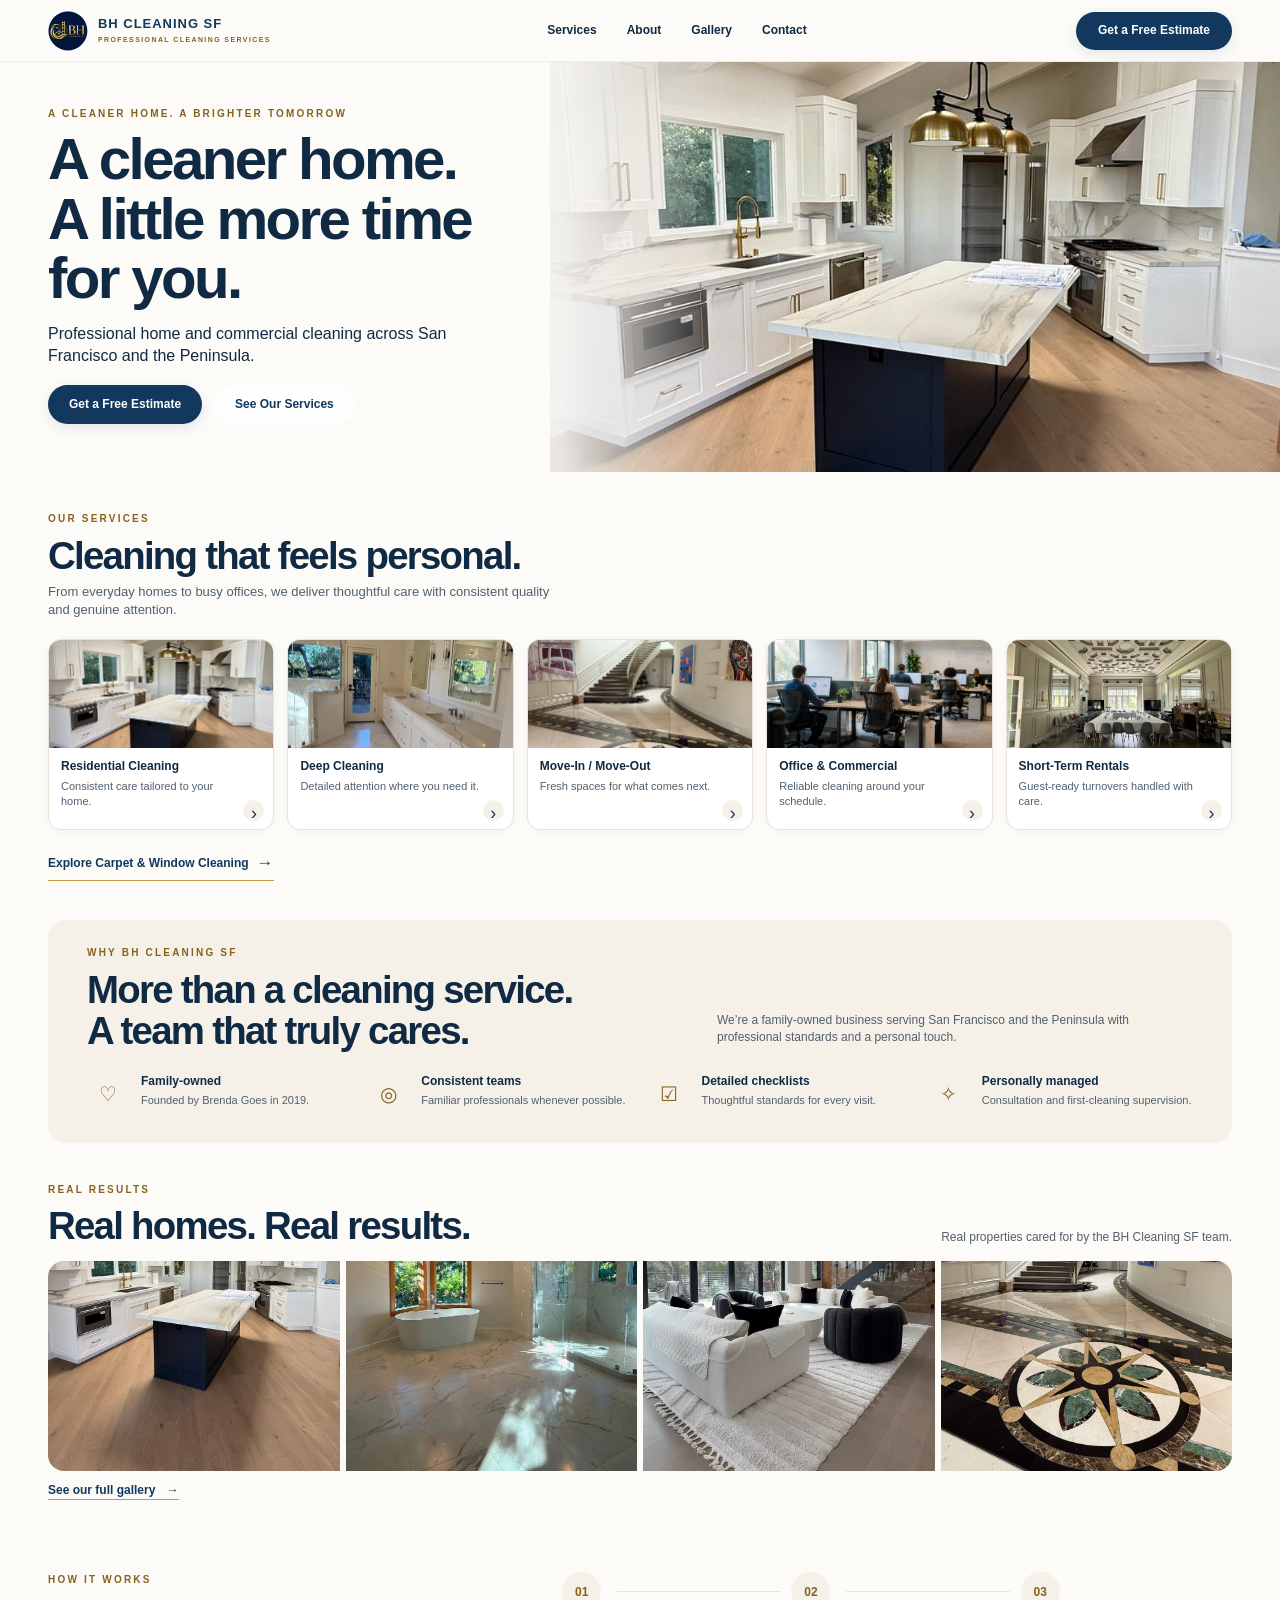
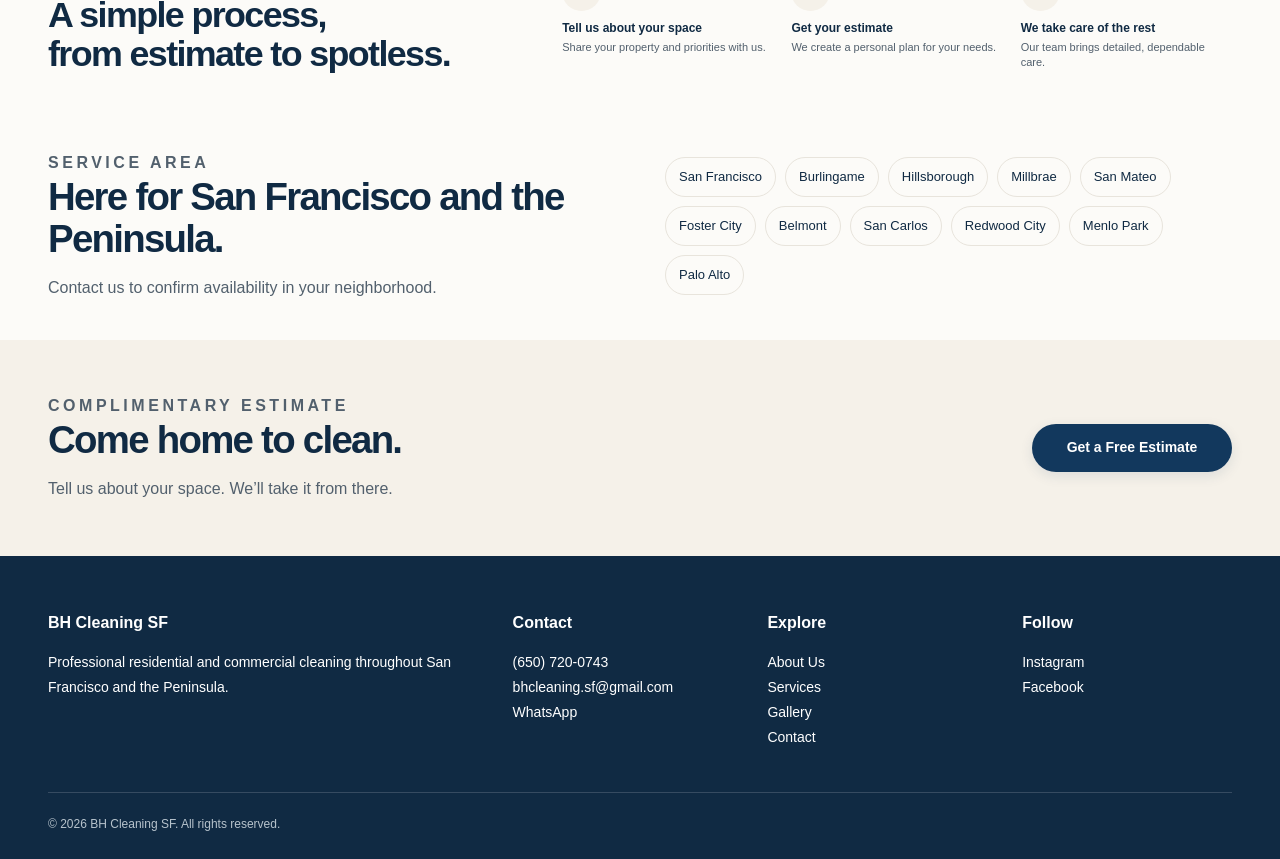
<file: index.html>
<!doctype html><html lang="en"><head><meta charset="utf-8"><meta name="viewport" content="width=device-width,initial-scale=1"><title>BH Cleaning SF | Professional Cleaning Services</title><meta name="description" content="Family-owned home and commercial cleaning across San Francisco and the Peninsula."><link rel="icon" href="assets/logo.png"><link rel="stylesheet" href="homepage.css"></head><body>
<header class="header"><div class="wrap header-inner"><a class="brand" href="index.html" aria-label="BH Cleaning SF home"><img src="assets/logo.png" alt="BH Cleaning SF official logo"><span>BH CLEANING SF<small>PROFESSIONAL CLEANING SERVICES</small></span></a><nav aria-label="Main navigation"><a href="https://www.bhcleaningsf.com/services.html">Services</a><a href="https://www.bhcleaningsf.com/about.html">About</a><a href="https://www.bhcleaningsf.com/gallery.html">Gallery</a><a href="https://www.bhcleaningsf.com/contact.html">Contact</a></nav><details class="mobile-menu"><summary aria-label="Open navigation menu">Menu</summary><div><a href="https://www.bhcleaningsf.com/services.html">Services</a><a href="https://www.bhcleaningsf.com/about.html">About</a><a href="https://www.bhcleaningsf.com/gallery.html">Gallery</a><a href="https://www.bhcleaningsf.com/contact.html">Contact</a></div></details><a class="button primary header-cta" href="https://www.bhcleaningsf.com/contact.html">Get a Free Estimate</a></div></header>
<main>
<section class="hero"><img class="hero-image" src="assets/hero-living-room.png" alt="Real kitchen cared for by BH Cleaning SF"><div class="hero-shade"></div><div class="wrap hero-content"><p class="eyebrow">A CLEANER HOME. A BRIGHTER TOMORROW</p><h1>A cleaner home.<br>A little more time<br>for you.</h1><p class="hero-description">Professional home and commercial cleaning across San Francisco and the Peninsula.</p><div class="hero-actions"><a class="button primary" href="https://www.bhcleaningsf.com/contact.html">Get a Free Estimate</a><a class="button secondary" href="#services">See Our Services</a></div></div></section>
<section class="services section" id="services"><div class="wrap"><p class="eyebrow">OUR SERVICES</p><h2>Cleaning that feels personal.</h2><p class="intro">From everyday homes to busy offices, we deliver thoughtful care with consistent quality and genuine attention.</p><div class="service-grid">
<a class="service-card" href="https://www.bhcleaningsf.com/services.html"><img src="assets/hero-living-room.png" alt="Real BH Cleaning SF kitchen" loading="lazy"><div><h3>Residential Cleaning</h3><p>Consistent care tailored to your home.</p></div></a>
<a class="service-card" href="https://www.bhcleaningsf.com/services.html"><img src="assets/kitchen.png" alt="Real bathroom vanity cared for by BH Cleaning SF" loading="lazy"><div><h3>Deep Cleaning</h3><p>Detailed attention where you need it.</p></div></a>
<a class="service-card" href="https://www.bhcleaningsf.com/services.html"><img src="assets/bathroom.png" alt="Real entry hall cared for by BH Cleaning SF" loading="lazy"><div><h3>Move-In / Move-Out</h3><p>Fresh spaces for what comes next.</p></div></a>
<a class="service-card text-card" href="https://www.bhcleaningsf.com/services.html"><img src="assets/office-commercial.jpg" alt="Office and commercial cleaning" loading="lazy"><div><h3>Office & Commercial</h3><p>Reliable cleaning around your schedule.</p></div></a>
<a class="service-card" href="https://www.bhcleaningsf.com/services.html"><img src="assets/staircase.png" alt="Real property cared for by BH Cleaning SF" loading="lazy"><div><h3>Short-Term Rentals</h3><p>Guest-ready turnovers handled with care.</p></div></a>
</div><p class="specialty"><a href="https://www.bhcleaningsf.com/services.html">Explore Carpet &amp; Window Cleaning <span aria-hidden="true">→</span></a></p></div></section>
<section class="why section"><div class="wrap why-panel"><div class="why-top"><div><p class="eyebrow">WHY BH CLEANING SF</p><h2>More than a cleaning service.<br>A team that truly cares.</h2></div><p>We’re a family-owned business serving San Francisco and the Peninsula with professional standards and a personal touch.</p></div><div class="why-grid"><div class="why-item"><span class="circle" aria-hidden="true">♡</span><div><h3>Family-owned</h3><p>Founded by Brenda Goes in 2019.</p></div></div><div class="why-item"><span class="circle" aria-hidden="true">◎</span><div><h3>Consistent teams</h3><p>Familiar professionals whenever possible.</p></div></div><div class="why-item"><span class="circle" aria-hidden="true">☑</span><div><h3>Detailed checklists</h3><p>Thoughtful standards for every visit.</p></div></div><div class="why-item"><span class="circle" aria-hidden="true">✧</span><div><h3>Personally managed</h3><p>Consultation and first-cleaning supervision.</p></div></div></div></div></section>
<section class="results section"><div class="wrap"><div class="section-head"><div><p class="eyebrow">REAL RESULTS</p><h2>Real homes. Real results.</h2></div><p>Real properties cared for by the BH Cleaning SF team.</p></div><div class="results-gallery"><img class="feature" src="assets/hero-living-room.png" alt="Complete kitchen cared for by the BH Cleaning SF team" loading="lazy"><img src="assets/bathroom-2.png" alt="Complete bathroom cared for by the BH Cleaning SF team" loading="lazy"><img src="assets/living-room-2.png" alt="Living room cared for by the BH Cleaning SF team" loading="lazy"><img src="assets/bathroom.png" alt="Complete entry hall cared for by the BH Cleaning SF team" loading="lazy"></div><a class="inline-link" href="https://www.bhcleaningsf.com/gallery.html">See our full gallery <span aria-hidden="true">→</span></a></div></section>
<section class="process section"><div class="wrap process-grid"><div><p class="eyebrow">HOW IT WORKS</p><h2>A simple process,<br>from estimate to spotless.</h2></div><div class="steps"><div class="step"><span class="step-number">01</span><h3>Tell us about your space</h3><p>Share your property and priorities with us.</p></div><div class="step"><span class="step-number">02</span><h3>Get your estimate</h3><p>We create a personal plan for your needs.</p></div><div class="step"><span class="step-number">03</span><h3>We take care of the rest</h3><p>Our team brings detailed, dependable care.</p></div></div></div></section>

<section class="area section"><div class="wrap area-grid"><div><p class="eyebrow">SERVICE AREA</p><h2>Here for San Francisco and the Peninsula.</h2><p>Contact us to confirm availability in your neighborhood.</p></div><div class="area-list"><span>San Francisco</span><span>Burlingame</span><span>Hillsborough</span><span>Millbrae</span><span>San Mateo</span><span>Foster City</span><span>Belmont</span><span>San Carlos</span><span>Redwood City</span><span>Menlo Park</span><span>Palo Alto</span></div></div></section>
<section class="closing"><div class="wrap closing-grid"><div><p class="eyebrow">COMPLIMENTARY ESTIMATE</p><h2>Come home to clean.</h2><p>Tell us about your space. We’ll take it from there.</p></div><a class="button primary" href="https://www.bhcleaningsf.com/contact.html">Get a Free Estimate</a></div></section>
</main><footer><div class="wrap footer-grid"><div><strong>BH Cleaning SF</strong><p>Professional residential and commercial cleaning throughout San Francisco and the Peninsula.</p></div><div><strong>Contact</strong><p><a href="tel:+16507200743">(650) 720-0743</a><br><a href="mailto:bhcleaning.sf@gmail.com">bhcleaning.sf@gmail.com</a><br><a href="https://wa.me/16507200743">WhatsApp</a></p></div><div><strong>Explore</strong><p><a href="https://www.bhcleaningsf.com/about.html">About Us</a><br><a href="https://www.bhcleaningsf.com/services.html">Services</a><br><a href="https://www.bhcleaningsf.com/gallery.html">Gallery</a><br><a href="https://www.bhcleaningsf.com/contact.html">Contact</a></p></div><div><strong>Follow</strong><p><a href="https://instagram.com/bhcleaningsf">Instagram</a><br><a href="https://facebook.com/bhcleaningsf">Facebook</a></p></div></div><div class="wrap copyright">© 2026 BH Cleaning SF. All rights reserved.</div></footer>
<div class="mobile-actions"><a href="tel:+16507200743">Call</a><a href="https://wa.me/16507200743">WhatsApp</a><a href="https://www.bhcleaningsf.com/contact.html">Get a Free Estimate</a></div>
</body></html>
</file>
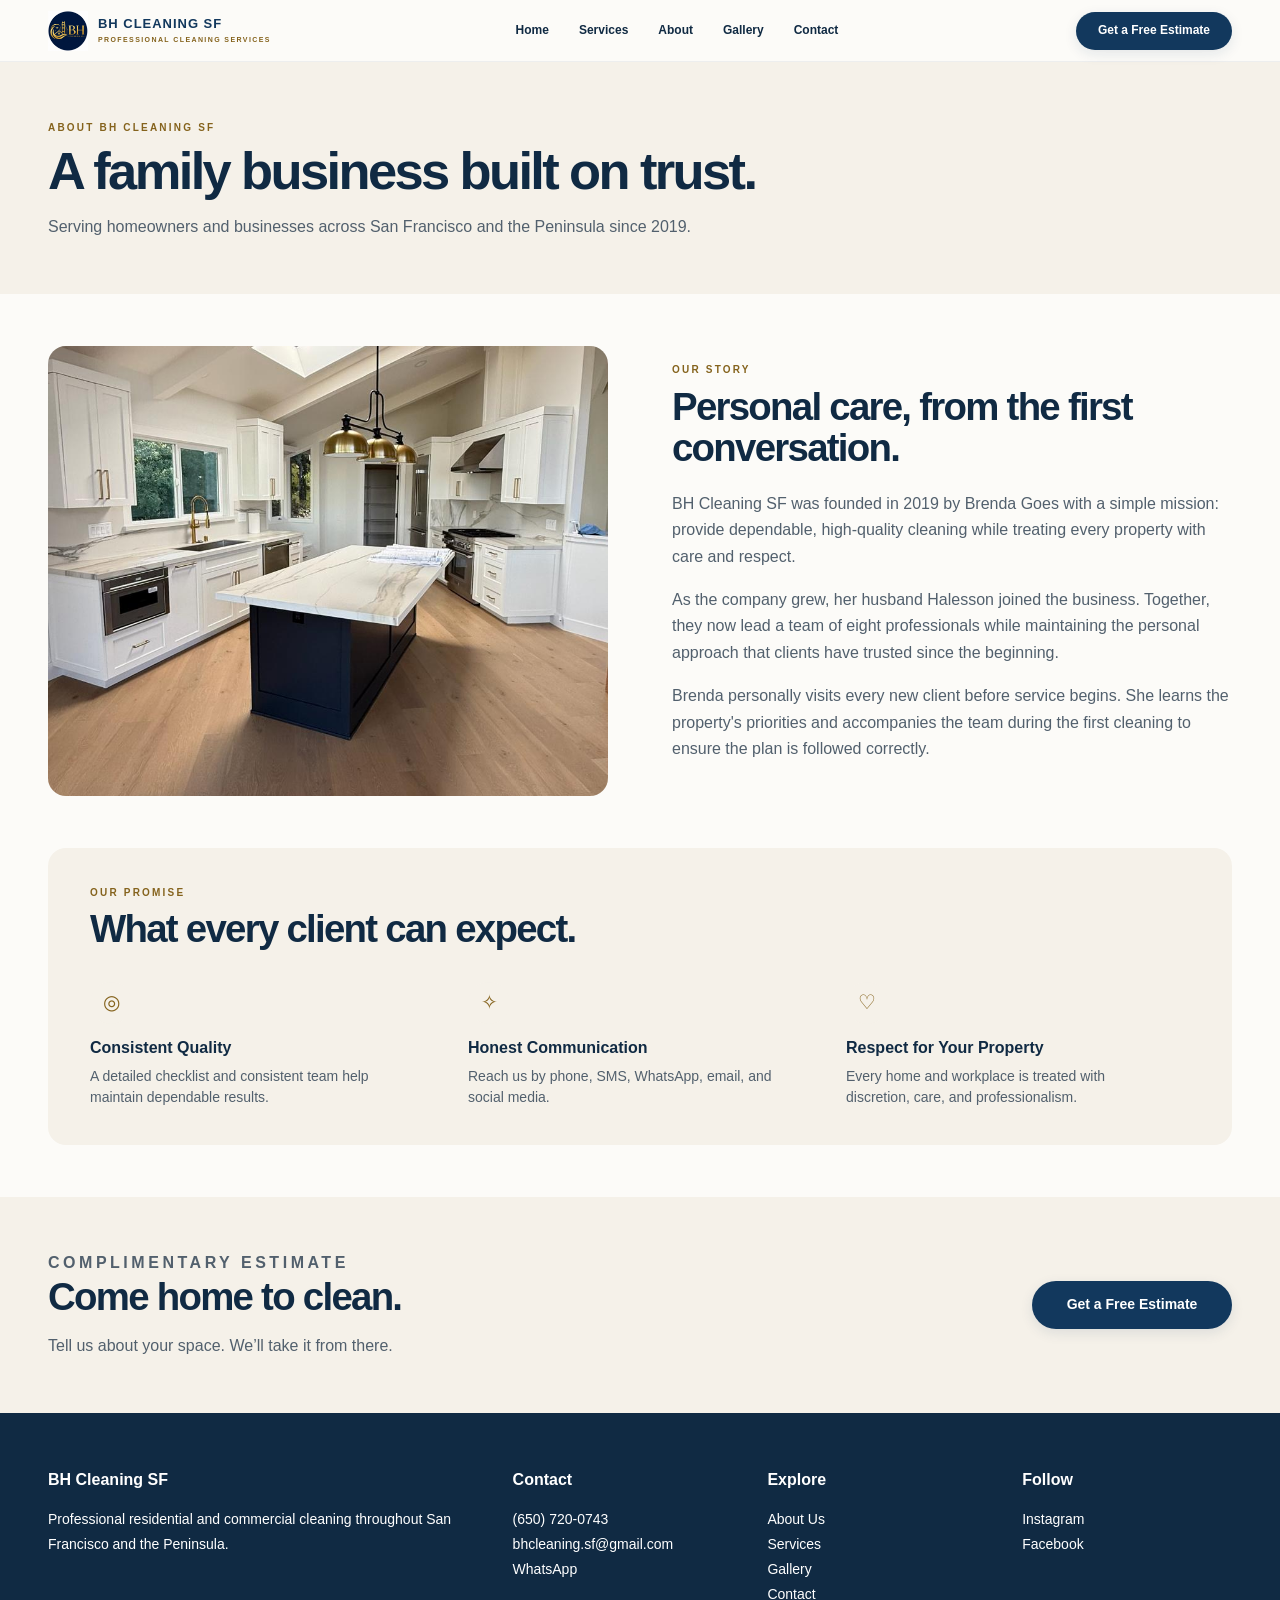
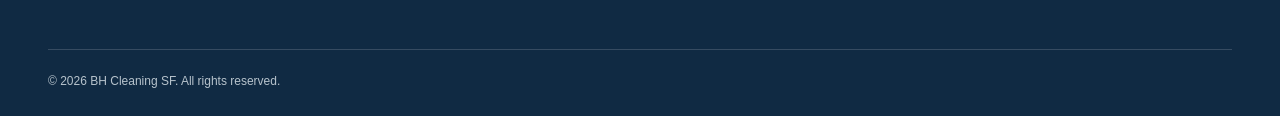
<file: about.html>
<!doctype html><html lang="en"><head><meta charset="utf-8"><meta name="viewport" content="width=device-width,initial-scale=1"><title>About Us | BH Cleaning SF</title><meta name="description" content="Learn about BH Cleaning SF, a family-owned cleaning company founded by Brenda Goes in 2019."><link rel="icon" href="assets/logo.png"><link rel="stylesheet" href="styles.css"></head><body>
<header class="header"><div class="wrap header-inner">
<a class="brand" href="index.html" aria-label="BH Cleaning SF home"><img src="assets/logo.png" alt="BH Cleaning SF official logo"><span>BH CLEANING SF<small>PROFESSIONAL CLEANING SERVICES</small></span></a>
<nav aria-label="Main navigation"><a href="index.html">Home</a><a href="services.html">Services</a><a href="about.html">About</a><a href="gallery.html">Gallery</a><a href="contact.html">Contact</a></nav>
<details class="mobile-menu"><summary aria-label="Open navigation menu">Menu</summary><div><a href="index.html">Home</a><a href="services.html">Services</a><a href="about.html">About</a><a href="gallery.html">Gallery</a><a href="contact.html">Contact</a></div></details>
<a class="button primary header-cta" href="contact.html">Get a Free Estimate</a></div></header>
<main><section class="page-hero"><div class="wrap"><p class="eyebrow">ABOUT BH CLEANING SF</p><h1>A family business built on trust.</h1><p>Serving homeowners and businesses across San Francisco and the Peninsula since 2019.</p></div></section><section class="section"><div class="wrap story-grid"><div class="story-image"><img src="assets/hero-living-room.png" alt="Complete kitchen cared for by BH Cleaning SF" loading="lazy"></div><div class="story-copy"><p class="eyebrow">OUR STORY</p><h2>Personal care, from the first conversation.</h2><p>BH Cleaning SF was founded in 2019 by Brenda Goes with a simple mission: provide dependable, high-quality cleaning while treating every property with care and respect.</p><p>As the company grew, her husband Halesson joined the business. Together, they now lead a team of eight professionals while maintaining the personal approach that clients have trusted since the beginning.</p><p>Brenda personally visits every new client before service begins. She learns the property's priorities and accompanies the team during the first cleaning to ensure the plan is followed correctly.</p></div></div></section>
<section class="section promise"><div class="wrap promise-panel"><p class="eyebrow">OUR PROMISE</p><h2>What every client can expect.</h2><div class="promise-grid"><div><span class="circle" aria-hidden="true">◎</span><h3>Consistent Quality</h3><p>A detailed checklist and consistent team help maintain dependable results.</p></div><div><span class="circle" aria-hidden="true">✧</span><h3>Honest Communication</h3><p>Reach us by phone, SMS, WhatsApp, email, and social media.</p></div><div><span class="circle" aria-hidden="true">♡</span><h3>Respect for Your Property</h3><p>Every home and workplace is treated with discretion, care, and professionalism.</p></div></div></div></section><section class="closing"><div class="wrap closing-grid"><div><p class="eyebrow">COMPLIMENTARY ESTIMATE</p><h2>Come home to clean.</h2><p>Tell us about your space. We’ll take it from there.</p></div><a class="button primary" href="contact.html">Get a Free Estimate</a></div></section></main>
<footer><div class="wrap footer-grid"><div><strong>BH Cleaning SF</strong><p>Professional residential and commercial cleaning throughout San Francisco and the Peninsula.</p></div><div><strong>Contact</strong><p><a href="tel:+16507200743">(650) 720-0743</a><br><a href="mailto:bhcleaning.sf@gmail.com">bhcleaning.sf@gmail.com</a><br><a href="https://wa.me/16507200743">WhatsApp</a></p></div><div><strong>Explore</strong><p><a href="about.html">About Us</a><br><a href="services.html">Services</a><br><a href="gallery.html">Gallery</a><br><a href="contact.html">Contact</a></p></div><div><strong>Follow</strong><p><a href="https://instagram.com/bhcleaningsf" target="_blank" rel="noopener">Instagram</a><br><a href="https://facebook.com/bhcleaningsf" target="_blank" rel="noopener">Facebook</a></p></div></div><div class="wrap copyright">© 2026 BH Cleaning SF. All rights reserved.</div></footer>
<div class="mobile-actions"><a href="tel:+16507200743">Call</a><a href="https://wa.me/16507200743">WhatsApp</a><a href="contact.html">Get a Free Estimate</a></div>
<script src="script.js"></script></body></html>
</file>
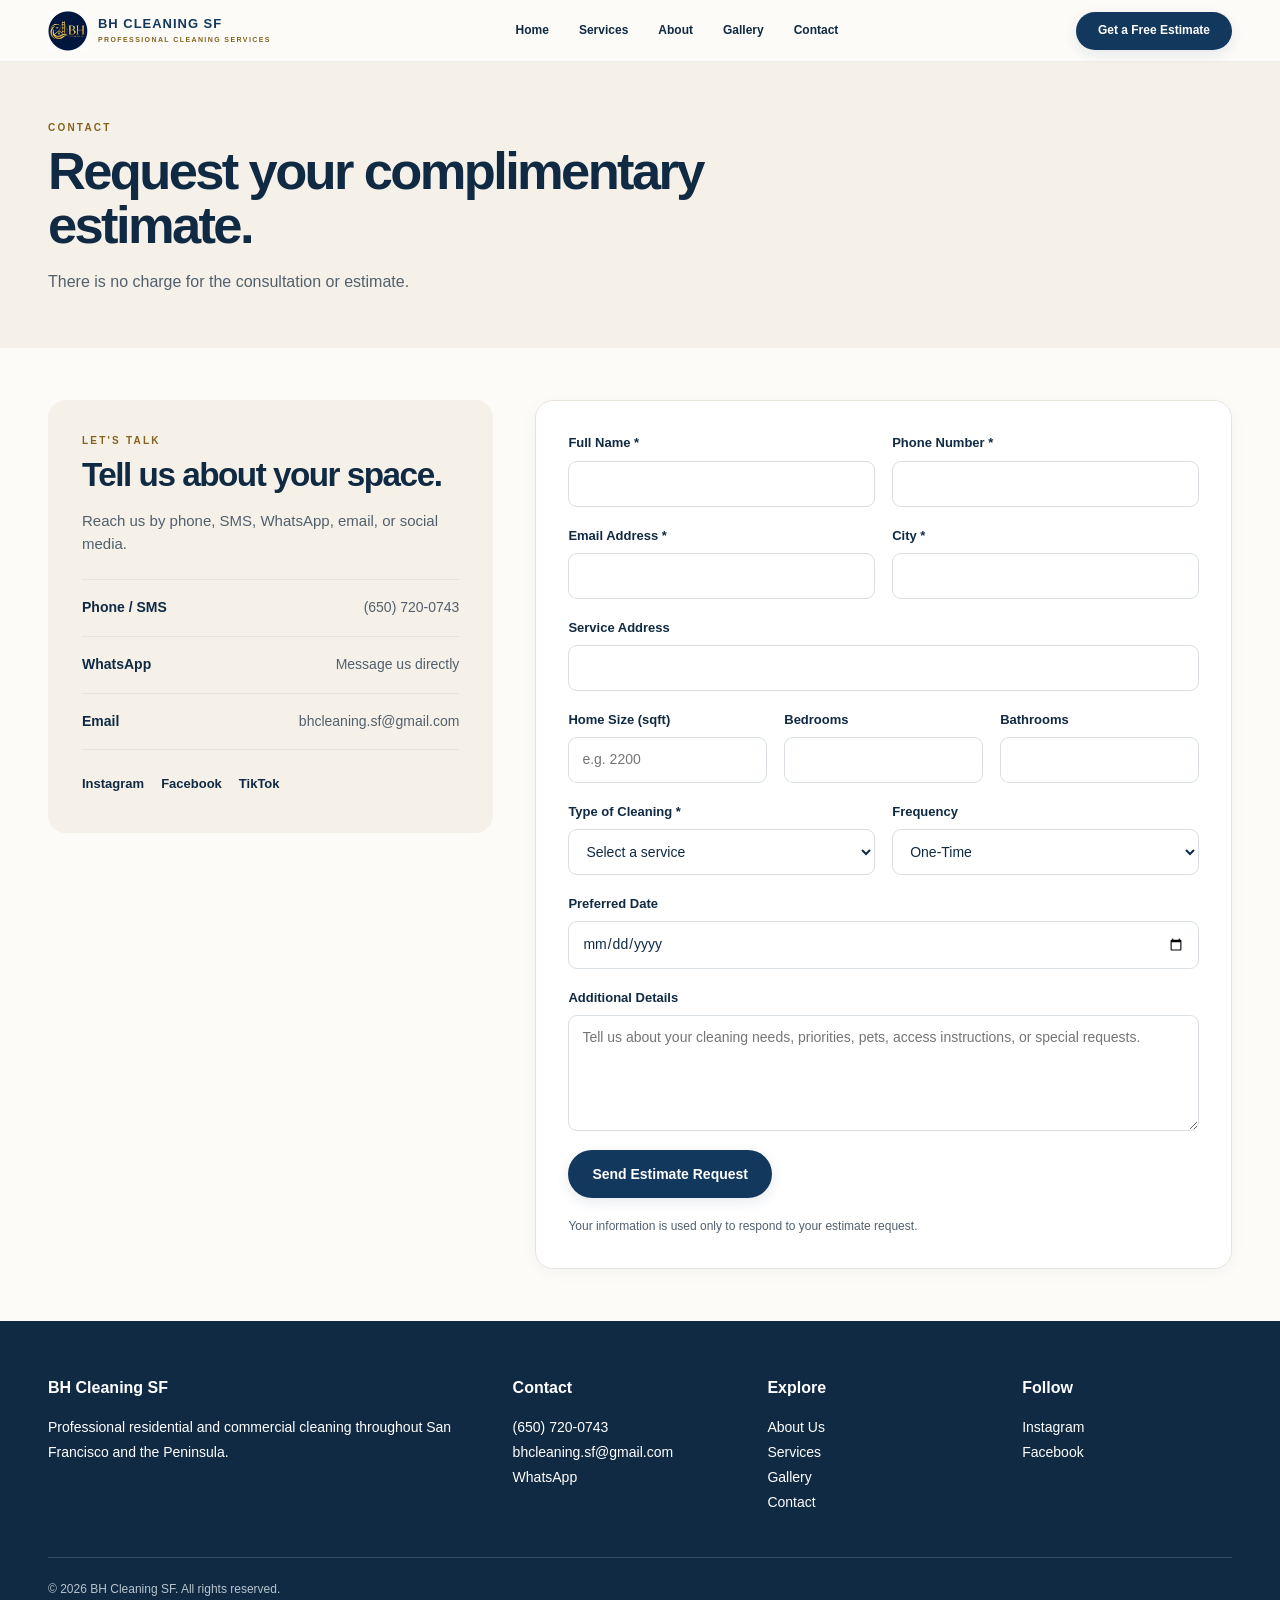
<file: contact.html>
<!doctype html><html lang="en"><head><meta charset="utf-8"><meta name="viewport" content="width=device-width,initial-scale=1"><title>Contact | BH Cleaning SF</title><meta name="description" content="Request a complimentary cleaning estimate from BH Cleaning SF."><link rel="icon" href="assets/logo.png"><link rel="stylesheet" href="styles.css"></head><body>
<header class="header"><div class="wrap header-inner">
<a class="brand" href="index.html" aria-label="BH Cleaning SF home"><img src="assets/logo.png" alt="BH Cleaning SF official logo"><span>BH CLEANING SF<small>PROFESSIONAL CLEANING SERVICES</small></span></a>
<nav aria-label="Main navigation"><a href="index.html">Home</a><a href="services.html">Services</a><a href="about.html">About</a><a href="gallery.html">Gallery</a><a href="contact.html">Contact</a></nav>
<details class="mobile-menu"><summary aria-label="Open navigation menu">Menu</summary><div><a href="index.html">Home</a><a href="services.html">Services</a><a href="about.html">About</a><a href="gallery.html">Gallery</a><a href="contact.html">Contact</a></div></details>
<a class="button primary header-cta" href="contact.html">Get a Free Estimate</a></div></header>
<main><section class="page-hero"><div class="wrap"><p class="eyebrow">CONTACT</p><h1>Request your complimentary estimate.</h1><p>There is no charge for the consultation or estimate.</p></div></section><section class="section"><div class="wrap contact-grid"><aside class="contact-card"><p class="eyebrow">LET'S TALK</p><h2>Tell us about your space.</h2><p>Reach us by phone, SMS, WhatsApp, email, or social media.</p><div class="contact-list">
<a href="tel:+16507200743"><strong>Phone / SMS</strong><span>(650) 720-0743</span></a>
<a href="https://wa.me/16507200743"><strong>WhatsApp</strong><span>Message us directly</span></a>
<a href="mailto:bhcleaning.sf@gmail.com"><strong>Email</strong><span>bhcleaning.sf@gmail.com</span></a></div>
<div class="social-buttons"><a href="https://instagram.com/bhcleaningsf" target="_blank" rel="noopener">Instagram</a><a href="https://facebook.com/bhcleaningsf" target="_blank" rel="noopener">Facebook</a><a href="https://tiktok.com/@bhcleaningsf" target="_blank" rel="noopener">TikTok</a></div></aside>
<div class="form-column"><form id="quote-form" novalidate>
  <div class="form-row">
    <div>
      <label for="name">Full Name *</label>
      <input id="name" name="name" autocomplete="name" required>
    </div>
    <div>
      <label for="phone">Phone Number *</label>
      <input id="phone" name="phone" type="tel" autocomplete="tel" required>
    </div>
  </div>

  <div class="form-row">
    <div>
      <label for="email">Email Address *</label>
      <input id="email" name="email" type="email" autocomplete="email" required>
    </div>
    <div>
      <label for="city">City *</label>
      <input id="city" name="city" autocomplete="address-level2" required>
    </div>
  </div>

  <div>
    <label for="address">Service Address</label>
    <input id="address" name="address" autocomplete="street-address">
  </div>

  <div class="form-row form-row-three">
    <div>
      <label for="sqft">Home Size (sqft)</label>
      <input id="sqft" name="sqft" type="number" min="0" step="1" inputmode="numeric" placeholder="e.g. 2200">
    </div>
    <div>
      <label for="bedrooms">Bedrooms</label>
      <input id="bedrooms" name="bedrooms" type="number" min="0" step="1" inputmode="numeric">
    </div>
    <div>
      <label for="bathrooms">Bathrooms</label>
      <input id="bathrooms" name="bathrooms" type="number" min="0" step="0.5" inputmode="decimal">
    </div>
  </div>

  <div class="form-row">
    <div>
      <label for="service">Type of Cleaning *</label>
      <select id="service" name="service" required>
        <option value="">Select a service</option>
        <option>Standard Residential Cleaning</option>
        <option>Deep Cleaning</option>
        <option>Recurring Cleaning</option>
        <option>Move-In Cleaning</option>
        <option>Move-Out Cleaning</option>
        <option>Office / Commercial Cleaning</option>
        <option>Airbnb / Short-Term Rental</option>
        <option>Window Cleaning</option>
        <option>Carpet Cleaning</option>
      </select>
    </div>
    <div>
      <label for="frequency">Frequency</label>
      <select id="frequency" name="frequency">
        <option>One-Time</option>
        <option>Weekly</option>
        <option>Biweekly</option>
        <option>Monthly</option>
        <option>Not Sure Yet</option>
      </select>
    </div>
  </div>

  <div>
    <label for="preferredDate">Preferred Date</label>
    <input id="preferredDate" name="preferredDate" type="date">
  </div>

  <div>
    <label for="details">Additional Details</label>
    <textarea id="details" name="details" placeholder="Tell us about your cleaning needs, priorities, pets, access instructions, or special requests."></textarea>
  </div>

  <div class="honeypot" aria-hidden="true">
    <label for="website">Website</label>
    <input id="website" name="website" tabindex="-1" autocomplete="off">
  </div>

  <button class="button primary submit-btn" type="submit">
    <span class="button-label">Send Estimate Request</span>
  </button>
  <p id="form-status" class="form-status" role="status" aria-live="polite"></p>
  <p class="form-privacy">Your information is used only to respond to your estimate request.</p>
</form></div></div></section></main>
<footer><div class="wrap footer-grid"><div><strong>BH Cleaning SF</strong><p>Professional residential and commercial cleaning throughout San Francisco and the Peninsula.</p></div><div><strong>Contact</strong><p><a href="tel:+16507200743">(650) 720-0743</a><br><a href="mailto:bhcleaning.sf@gmail.com">bhcleaning.sf@gmail.com</a><br><a href="https://wa.me/16507200743">WhatsApp</a></p></div><div><strong>Explore</strong><p><a href="about.html">About Us</a><br><a href="services.html">Services</a><br><a href="gallery.html">Gallery</a><br><a href="contact.html">Contact</a></p></div><div><strong>Follow</strong><p><a href="https://instagram.com/bhcleaningsf" target="_blank" rel="noopener">Instagram</a><br><a href="https://facebook.com/bhcleaningsf" target="_blank" rel="noopener">Facebook</a></p></div></div><div class="wrap copyright">© 2026 BH Cleaning SF. All rights reserved.</div></footer>
<div class="mobile-actions"><a href="tel:+16507200743">Call</a><a href="https://wa.me/16507200743">WhatsApp</a><a href="contact.html">Get a Free Estimate</a></div>
<script src="script.js"></script></body></html>
</file>
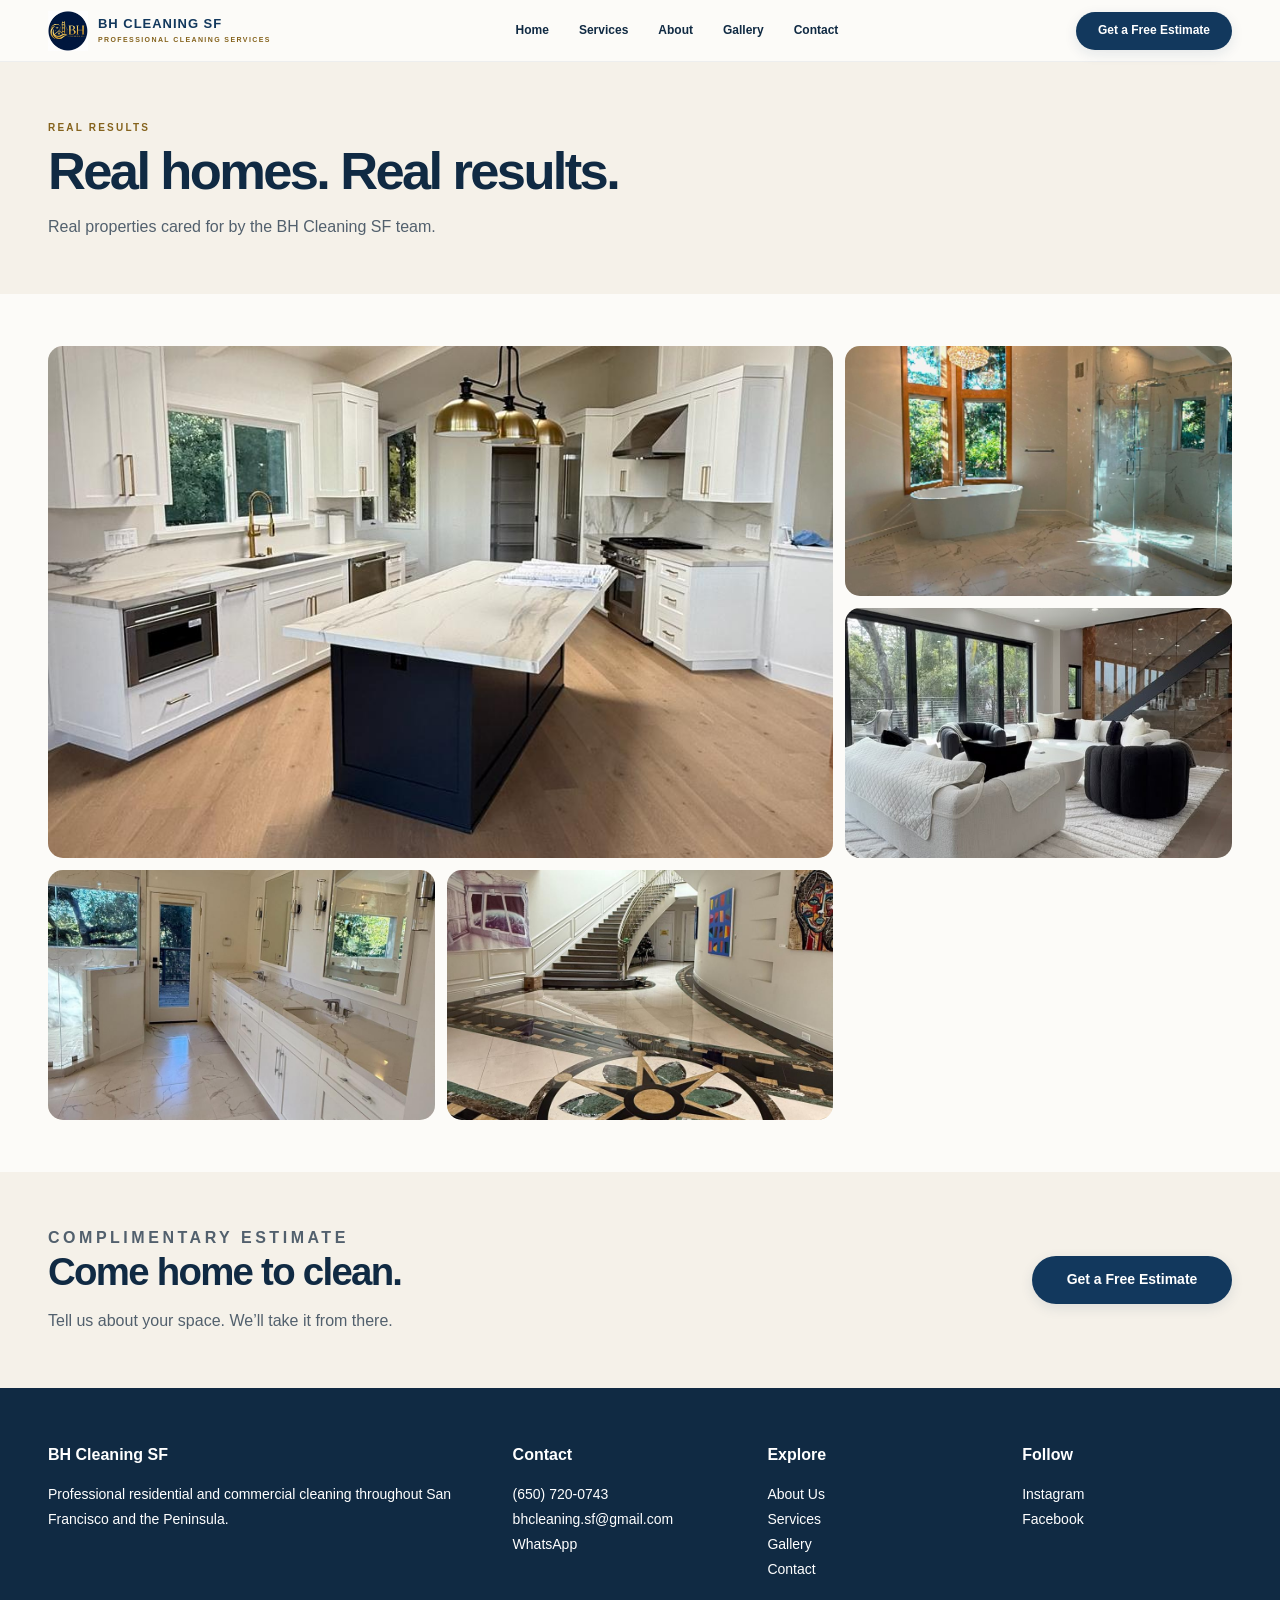
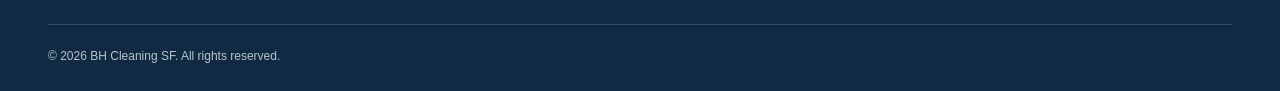
<file: gallery.html>
<!doctype html><html lang="en"><head><meta charset="utf-8"><meta name="viewport" content="width=device-width,initial-scale=1"><title>Gallery | BH Cleaning SF</title><meta name="description" content="View real homes and spaces cared for by BH Cleaning SF."><link rel="icon" href="assets/logo.png"><link rel="stylesheet" href="styles.css"></head><body>
<header class="header"><div class="wrap header-inner">
<a class="brand" href="index.html" aria-label="BH Cleaning SF home"><img src="assets/logo.png" alt="BH Cleaning SF official logo"><span>BH CLEANING SF<small>PROFESSIONAL CLEANING SERVICES</small></span></a>
<nav aria-label="Main navigation"><a href="index.html">Home</a><a href="services.html">Services</a><a href="about.html">About</a><a href="gallery.html">Gallery</a><a href="contact.html">Contact</a></nav>
<details class="mobile-menu"><summary aria-label="Open navigation menu">Menu</summary><div><a href="index.html">Home</a><a href="services.html">Services</a><a href="about.html">About</a><a href="gallery.html">Gallery</a><a href="contact.html">Contact</a></div></details>
<a class="button primary header-cta" href="contact.html">Get a Free Estimate</a></div></header>
<main><section class="page-hero"><div class="wrap"><p class="eyebrow">REAL RESULTS</p><h1>Real homes. Real results.</h1><p>Real properties cared for by the BH Cleaning SF team.</p></div></section><section class="section"><div class="wrap"><div class="page-gallery">
<figure class="gallery-feature"><img src="assets/hero-living-room.png" alt="Complete bright kitchen cared for by BH Cleaning SF" loading="lazy"></figure>
<figure><img src="assets/bathroom-2.png" alt="Complete bathroom cared for by BH Cleaning SF" loading="lazy"></figure>
<figure><img src="assets/living-room-2.png" alt="Complete living room cared for by BH Cleaning SF" loading="lazy"></figure>
<figure><img src="assets/kitchen.png" alt="Clean bathroom vanity in a client property" loading="lazy"></figure>
<figure><img src="assets/bathroom.png" alt="Complete polished entry hall in a client property" loading="lazy"></figure>
</div></div></section><section class="closing"><div class="wrap closing-grid"><div><p class="eyebrow">COMPLIMENTARY ESTIMATE</p><h2>Come home to clean.</h2><p>Tell us about your space. We’ll take it from there.</p></div><a class="button primary" href="contact.html">Get a Free Estimate</a></div></section></main>
<footer><div class="wrap footer-grid"><div><strong>BH Cleaning SF</strong><p>Professional residential and commercial cleaning throughout San Francisco and the Peninsula.</p></div><div><strong>Contact</strong><p><a href="tel:+16507200743">(650) 720-0743</a><br><a href="mailto:bhcleaning.sf@gmail.com">bhcleaning.sf@gmail.com</a><br><a href="https://wa.me/16507200743">WhatsApp</a></p></div><div><strong>Explore</strong><p><a href="about.html">About Us</a><br><a href="services.html">Services</a><br><a href="gallery.html">Gallery</a><br><a href="contact.html">Contact</a></p></div><div><strong>Follow</strong><p><a href="https://instagram.com/bhcleaningsf" target="_blank" rel="noopener">Instagram</a><br><a href="https://facebook.com/bhcleaningsf" target="_blank" rel="noopener">Facebook</a></p></div></div><div class="wrap copyright">© 2026 BH Cleaning SF. All rights reserved.</div></footer>
<div class="mobile-actions"><a href="tel:+16507200743">Call</a><a href="https://wa.me/16507200743">WhatsApp</a><a href="contact.html">Get a Free Estimate</a></div>
<script src="script.js"></script></body></html>
</file>
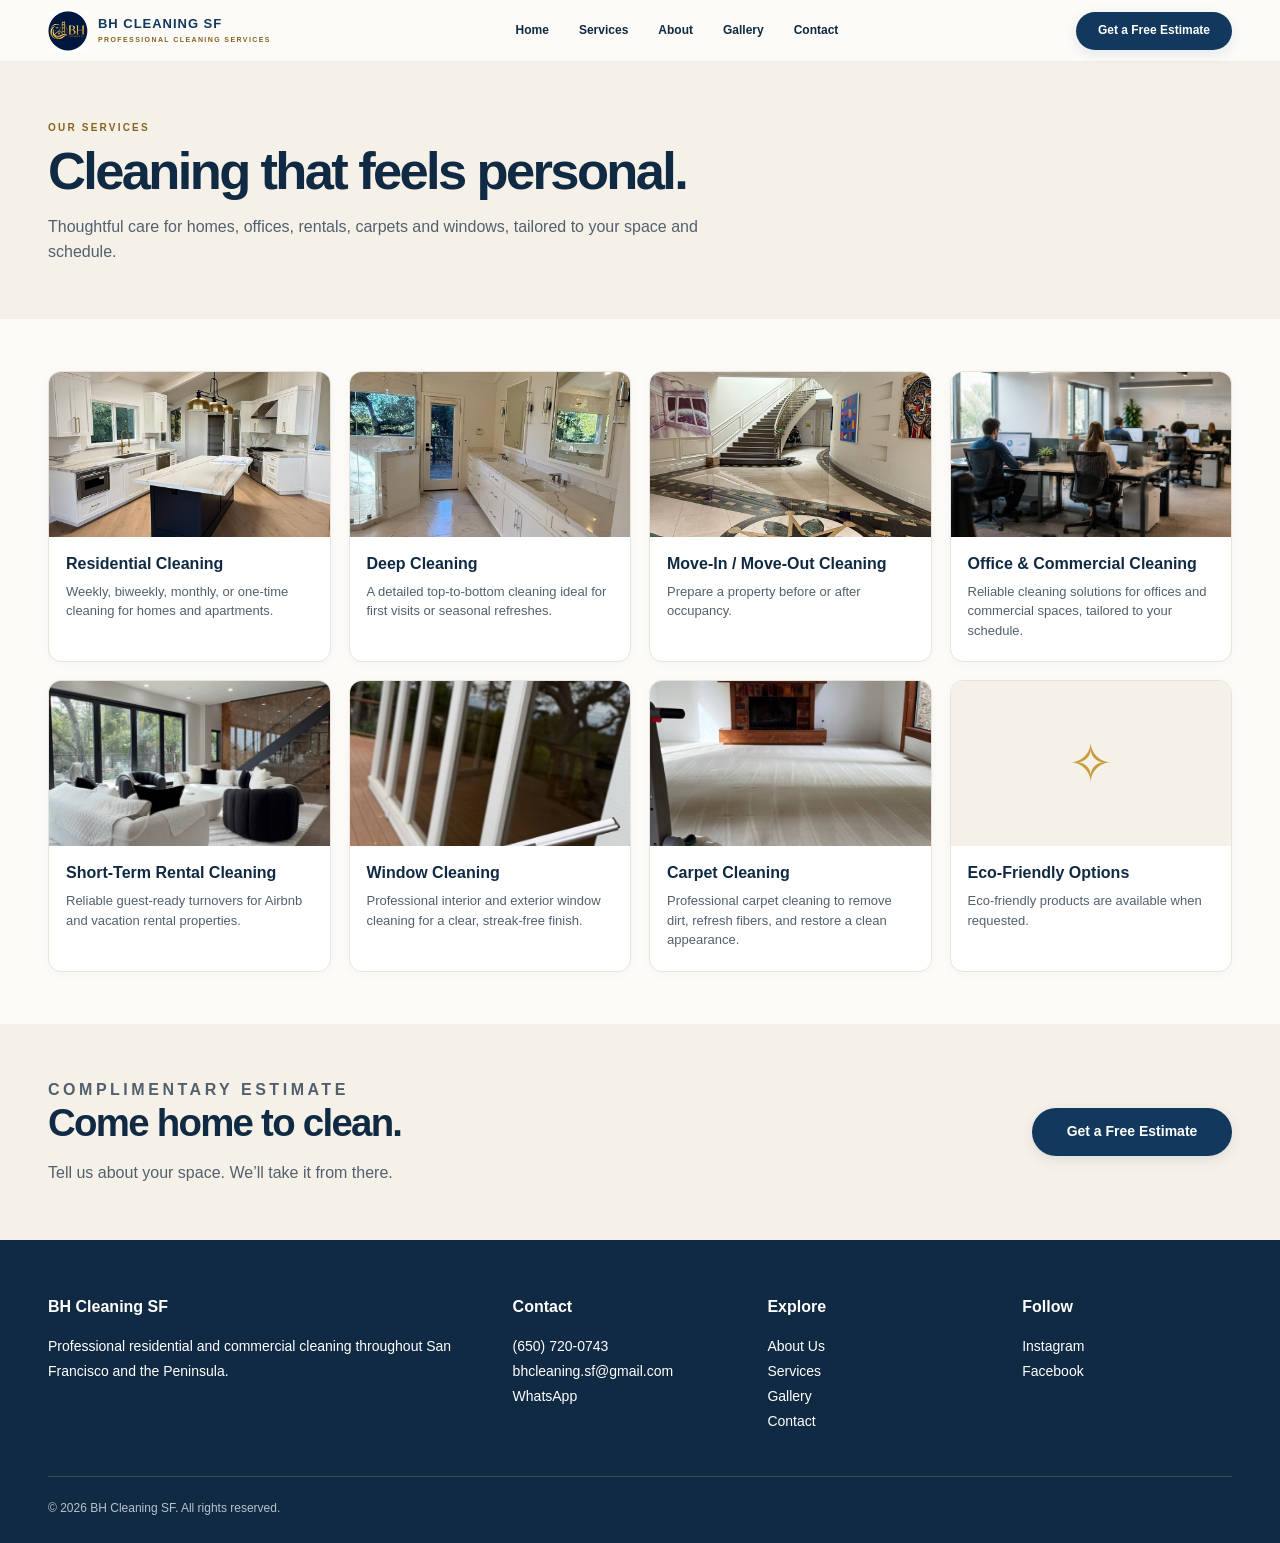
<file: services.html>
<!doctype html><html lang="en"><head><meta charset="utf-8"><meta name="viewport" content="width=device-width,initial-scale=1"><title>Cleaning Services | BH Cleaning SF</title><meta name="description" content="Residential, commercial, carpet, window, move-in, move-out and short-term rental cleaning services."><link rel="icon" href="assets/logo.png"><link rel="stylesheet" href="styles.css"></head><body>
<header class="header"><div class="wrap header-inner">
<a class="brand" href="index.html" aria-label="BH Cleaning SF home"><img src="assets/logo.png" alt="BH Cleaning SF official logo"><span>BH CLEANING SF<small>PROFESSIONAL CLEANING SERVICES</small></span></a>
<nav aria-label="Main navigation"><a href="index.html">Home</a><a href="services.html">Services</a><a href="about.html">About</a><a href="gallery.html">Gallery</a><a href="contact.html">Contact</a></nav>
<details class="mobile-menu"><summary aria-label="Open navigation menu">Menu</summary><div><a href="index.html">Home</a><a href="services.html">Services</a><a href="about.html">About</a><a href="gallery.html">Gallery</a><a href="contact.html">Contact</a></div></details>
<a class="button primary header-cta" href="contact.html">Get a Free Estimate</a></div></header>
<main><section class="page-hero"><div class="wrap"><p class="eyebrow">OUR SERVICES</p><h1>Cleaning that feels personal.</h1><p>Thoughtful care for homes, offices, rentals, carpets and windows, tailored to your space and schedule.</p></div></section><section class="section"><div class="wrap"><div class="page-service-grid"><article class="service-card"><img src="assets/hero-living-room.png" alt="Complete client kitchen" loading="lazy"><div><h3>Residential Cleaning</h3><p>Weekly, biweekly, monthly, or one-time cleaning for homes and apartments.</p></div></article><article class="service-card"><img src="assets/kitchen.png" alt="Complete client bathroom vanity" loading="lazy"><div><h3>Deep Cleaning</h3><p>A detailed top-to-bottom cleaning ideal for first visits or seasonal refreshes.</p></div></article><article class="service-card"><img src="assets/bathroom.png" alt="Complete client entry hall" loading="lazy"><div><h3>Move-In / Move-Out Cleaning</h3><p>Prepare a property before or after occupancy.</p></div></article><article class="service-card"><img src="assets/office-commercial.jpg" alt="Approved office and commercial cleaning photograph" loading="lazy"><div><h3>Office & Commercial Cleaning</h3><p>Reliable cleaning solutions for offices and commercial spaces, tailored to your schedule.</p></div></article><article class="service-card"><img src="assets/living-room-2.png" alt="Complete client living room" loading="lazy"><div><h3>Short-Term Rental Cleaning</h3><p>Reliable guest-ready turnovers for Airbnb and vacation rental properties.</p></div></article><article class="service-card"><img src="assets/window-cleaning.jpg" alt="Professional exterior window cleaning" loading="lazy"><div><h3>Window Cleaning</h3><p>Professional interior and exterior window cleaning for a clear, streak-free finish.</p></div></article><article class="service-card"><img src="assets/carpet-cleaning.jpg" alt="Professional carpet cleaning" loading="lazy"><div><h3>Carpet Cleaning</h3><p>Professional carpet cleaning to remove dirt, refresh fibers, and restore a clean appearance.</p></div></article><article class="service-card eco-card"><div class="eco-icon" aria-hidden="true">✧</div><div><h3>Eco-Friendly Options</h3><p>Eco-friendly products are available when requested.</p></div></article></div></div></section><section class="closing"><div class="wrap closing-grid"><div><p class="eyebrow">COMPLIMENTARY ESTIMATE</p><h2>Come home to clean.</h2><p>Tell us about your space. We’ll take it from there.</p></div><a class="button primary" href="contact.html">Get a Free Estimate</a></div></section></main>
<footer><div class="wrap footer-grid"><div><strong>BH Cleaning SF</strong><p>Professional residential and commercial cleaning throughout San Francisco and the Peninsula.</p></div><div><strong>Contact</strong><p><a href="tel:+16507200743">(650) 720-0743</a><br><a href="mailto:bhcleaning.sf@gmail.com">bhcleaning.sf@gmail.com</a><br><a href="https://wa.me/16507200743">WhatsApp</a></p></div><div><strong>Explore</strong><p><a href="about.html">About Us</a><br><a href="services.html">Services</a><br><a href="gallery.html">Gallery</a><br><a href="contact.html">Contact</a></p></div><div><strong>Follow</strong><p><a href="https://instagram.com/bhcleaningsf" target="_blank" rel="noopener">Instagram</a><br><a href="https://facebook.com/bhcleaningsf" target="_blank" rel="noopener">Facebook</a></p></div></div><div class="wrap copyright">© 2026 BH Cleaning SF. All rights reserved.</div></footer>
<div class="mobile-actions"><a href="tel:+16507200743">Call</a><a href="https://wa.me/16507200743">WhatsApp</a><a href="contact.html">Get a Free Estimate</a></div>
<script src="script.js"></script></body></html>
</file>
<file: homepage.css>
:root{--navy:#12385D;--deep:#102A43;--gold:#C89B3C;--ink:#102A43;--muted:#52606D;--warm:#F5F1E9;--line:#E8E4DC}*{box-sizing:border-box}html{scroll-behavior:smooth}body{margin:0;color:var(--ink);background:#FCFBF8;font-family:Arial,Helvetica,sans-serif;line-height:1.55}img{display:block;max-width:100%}a{color:inherit;text-decoration:none}.wrap{width:min(1280px,92.5%);margin-inline:auto}.header{position:sticky;top:0;z-index:30;background:rgba(252,251,248,.94);-webkit-backdrop-filter:blur(16px);backdrop-filter:blur(16px);border-bottom:1px solid #12385D10}.header-inner{height:75px;display:flex;align-items:center;gap:38px}.brand{display:flex;align-items:center;gap:10px;min-width:245px;color:var(--navy);font-size:15px;font-weight:800;letter-spacing:.075em;line-height:1.1}.brand img{width:45px;height:45px;object-fit:contain}.brand small{display:block;margin-top:5px;font-size:7px;letter-spacing:.2em;color:#85631D}.header nav{display:flex;align-items:center;justify-content:center;gap:35px;flex:1;font-size:14px;font-weight:600}.header nav a{padding:12px 0}.header nav a:hover{color:var(--navy)}footer a:hover,.inline-link:hover{color:var(--gold)}.button{display:inline-flex;align-items:center;justify-content:center;min-height:48px;padding:13px 24px;border-radius:999px;font-size:14px;font-weight:700;white-space:nowrap;transition:transform .16s ease,background .16s ease,box-shadow .16s ease}.button:hover{transform:translateY(-1px)}.button:active,.mobile-actions a:active{transform:scale(.97)}.primary{background:var(--navy);color:#fff;box-shadow:0 4px 13px #12385D1b}.primary:hover{background:#0E2E4E}.secondary{background:rgba(255,255,255,.83);color:var(--navy)}.secondary:hover{background:#fff}.hero{position:relative;min-height:580px;display:flex;align-items:center;overflow:hidden}.hero-image,.hero-shade{position:absolute;inset:0;width:100%;height:100%}.hero-image{object-fit:cover;object-position:center 55%}.hero-shade{background:linear-gradient(90deg,rgba(252,251,248,.97) 0%,rgba(252,251,248,.91) 23%,rgba(252,251,248,.70) 40%,rgba(255,255,255,.05) 73%)}.hero-content{position:relative;z-index:1;padding:70px 0 75px}.hero-content>*{max-width:520px}.eyebrow{margin:0 0 13px;color:#85631D;font-size:11px;font-weight:800;letter-spacing:.22em}.hero h1,h2{letter-spacing:-.045em;line-height:1.08;margin:0;font-weight:750}.hero h1{font-size:clamp(48px,5.25vw,76px);max-width:690px}.hero-description{font-size:18px;line-height:1.5;margin:24px 0 26px}.hero-actions{display:flex;gap:12px;flex-wrap:wrap}.section{padding:66px 0}h2{font-size:clamp(34px,3vw,46px)}h3{margin:0;font-size:16px;line-height:1.25}.intro{color:var(--muted);max-width:545px;margin:10px 0 24px;font-size:15px;line-height:1.55}.service-grid{display:grid;grid-template-columns:repeat(5,minmax(0,1fr));gap:15px}.service-card{border:1px solid var(--line);border-radius:13px;overflow:hidden;background:#fff;box-shadow:0 2px 11px #12385D08;transition:transform .2s ease,box-shadow .2s ease}.service-card:hover{transform:translateY(-3px);box-shadow:0 10px 25px #12385D12}.service-card img,.service-symbol{width:100%;height:135px;object-fit:cover}.service-card div:last-child{padding:15px 15px 18px}.service-card h3{font-size:14px}.service-card p{font-size:13px;line-height:1.42;color:var(--muted);margin:7px 0 0}.text-card{background:#FFFFFF}.service-symbol{display:grid;place-items:center;color:var(--navy);background:radial-gradient(circle at 60% 40%,#F5F1E9,#F2EDE2);font-size:48px}.specialty{font-size:14px;color:var(--muted);margin:18px 0 0}.specialty a,.inline-link{font-weight:700;color:var(--navy);border-bottom:1px solid #C89B3C}.why{padding-top:0}.why-panel{background:var(--warm);border-radius:18px;padding:34px 42px 38px}.why-top{display:grid;grid-template-columns:1fr .8fr;gap:65px;align-items:end}.why-top p:last-child{max-width:440px;font-size:15px;color:var(--muted);margin:0 0 5px}.why-grid{display:grid;grid-template-columns:repeat(4,1fr);gap:24px;margin-top:30px}.why-item{display:flex;align-items:flex-start;gap:12px}.circle{width:50px;height:50px;display:grid;place-items:center;flex:none;border-radius:50%;background:#F5F1E9;color:#12385D;font-size:23px}.why-item h3{font-size:14px}.why-item p{font-size:13px;color:var(--muted);line-height:1.45;margin:6px 0 0}.results{padding-top:6px}.section-head{display:flex;justify-content:space-between;align-items:end;gap:40px;margin-bottom:22px}.section-head>p{max-width:380px;margin:0;color:var(--muted);font-size:15px}.results-gallery{display:grid;grid-template-columns:2fr 1fr 1fr;gap:8px;height:305px;border-radius:16px;overflow:hidden}.results-gallery img{width:100%;height:100%;object-fit:cover}.results-gallery .feature{object-position:center}.inline-link{display:inline-block;margin-top:15px;font-size:14px}.inline-link span{margin-left:8px}.process-grid{display:grid;grid-template-columns:1fr 1.35fr;gap:60px}.process h2{font-size:clamp(30px,2.8vw,42px)}.steps{display:grid;grid-template-columns:repeat(3,1fr);gap:22px}.step{position:relative}.step:not(:last-child):after{content:"";position:absolute;top:20px;left:61px;right:-7px;height:1px;background:#E8E4DC}.step-number{display:grid;place-items:center;width:42px;height:42px;border-radius:50%;background:#F5F1E9;color:#12385D;font-size:14px;font-weight:800;margin-bottom:15px}.step h3{font-size:14px}.step p{font-size:13px;line-height:1.45;color:var(--muted);margin:7px 0 0}.trust{background:#FCFBF8}.trust-grid,.area-grid,.closing-grid{display:grid;grid-template-columns:1fr 1fr;gap:50px;align-items:center}.trust-grid>p,.area-grid p,.closing p{color:var(--muted);max-width:520px;margin:0;font-size:16px}.area-list{display:flex;flex-wrap:wrap;gap:9px}.area-list span{padding:9px 13px;border:1px solid #E8E4DC;border-radius:999px;font-size:13px}.area-grid h2,.closing h2{margin-bottom:17px}.closing{padding:54px 0;background:#F5F1E9}.closing-grid{grid-template-columns:1fr auto}.closing-grid .button{min-width:200px}footer{background:var(--deep);color:#FFFFFF;padding:55px 0 25px}.footer-grid{display:grid;grid-template-columns:2fr repeat(3,1fr);gap:45px}.footer-grid strong{color:#fff}.footer-grid p{font-size:14px;line-height:1.8}.copyright{font-size:12px;color:#B7C3CC;border-top:1px solid #ffffff28;padding-top:22px;margin-top:28px}.mobile-actions{display:none}a:focus-visible{outline:3px solid var(--gold);outline-offset:3px}
@media(max-width:1050px){.header-inner{gap:18px}.brand{min-width:auto}.brand small{display:none}.header nav{gap:16px}.service-grid{grid-template-columns:repeat(3,1fr)}.service-card img,.service-symbol{height:160px}.why-grid{grid-template-columns:repeat(2,1fr)}.process-grid{grid-template-columns:1fr;gap:25px}}
@media(max-width:680px){.wrap{width:min(100% - 36px,1280px)}.header-inner{height:68px;justify-content:space-between}.brand{font-size:12px;letter-spacing:.025em}.brand img{width:40px;height:40px}.header nav{display:none}.header-cta{font-size:12px;padding:10px 12px;min-height:44px}.hero{min-height:610px;align-items:end}.hero-image{object-position:59% center}.hero-shade{background:linear-gradient(0deg,rgba(252,251,248,.98) 0%,rgba(252,251,248,.93) 31%,rgba(252,251,248,.35) 65%,rgba(255,255,255,.04) 100%)}.hero-content{padding:250px 0 40px}.hero h1{font-size:clamp(41px,10vw,56px)}.hero-description{font-size:16px;margin:18px 0}.hero-actions .button{flex:1;min-width:145px;padding-inline:12px}.section{padding:56px 0}.services h2{max-width:360px}.service-grid{grid-template-columns:repeat(2,minmax(0,1fr));gap:11px}.service-card img,.service-symbol{height:115px}.service-card div:last-child{padding:13px}.service-card h3{font-size:13px}.service-card p{font-size:12px}.why{padding-top:0}.why-panel{width:min(100% - 24px,1280px);padding:29px 23px}.why-top{grid-template-columns:1fr;gap:14px}.why-grid{grid-template-columns:1fr 1fr;gap:22px 12px}.why-item{display:block}.circle{width:42px;height:42px;margin-bottom:10px}.section-head{display:block}.section-head>p{margin:13px 0 0}.results-gallery{height:auto;grid-template-columns:1fr 1fr;grid-template-rows:225px 125px}.results-gallery .feature{grid-column:1/-1}.steps{gap:11px}.step:not(:last-child):after{left:48px;right:-3px}.step h3{font-size:12px}.step p{font-size:12px}.step-number{width:39px;height:39px}.trust-grid,.area-grid,.closing-grid{grid-template-columns:1fr;gap:20px}.footer-grid{grid-template-columns:1fr 1fr;gap:25px}footer{padding-bottom:95px}.mobile-actions{display:grid;grid-template-columns:1fr 1fr 2fr;gap:7px;position:fixed;bottom:0;left:0;right:0;z-index:40;background:#fff;padding:9px 12px calc(9px + env(safe-area-inset-bottom));box-shadow:0 -4px 22px #12385D1a}.mobile-actions a{display:grid;place-items:center;min-height:46px;border:1px solid #E8E4DC;border-radius:8px;font-size:12px;font-weight:700;transition:transform .16s}.mobile-actions a:last-child{background:var(--navy);color:#fff;border-color:var(--navy)}}
@media(prefers-reduced-motion:reduce){html{scroll-behavior:auto}*,*:before,*:after{transition-duration:.01ms!important;animation-duration:.01ms!important}}
/* BH's gold stays as a restrained brand accent. */
.eyebrow{color:#85631D}.circle{background:#F5F1E9;color:#85631D}.step-number{background:#F5F1E9;color:#85631D}.specialty a,.inline-link{border-color:var(--gold)}
/* Reference-matched desktop scale and section rhythm */
@media(min-width:761px){
.header-inner{height:61px}.brand{font-size:13px;min-width:230px}.brand img{width:40px;height:40px}.header nav{font-size:12px;gap:30px}.header-cta{min-height:38px;padding:9px 22px;font-size:12px}
.hero{min-height:410px}.hero-content{padding:38px 0 42px}.hero h1{font-size:clamp(45px,4.55vw,65px);line-height:1.02}.hero-description{font-size:16px;line-height:1.42;margin:15px 0 17px;max-width:420px}.hero .button{min-height:39px;padding:10px 21px;font-size:12px}.hero-shade{background:linear-gradient(90deg,rgba(252,251,248,.97) 0%,rgba(252,251,248,.91) 25%,rgba(252,251,248,.58) 43%,rgba(255,255,255,0) 68%)}
.section{padding:39px 0}.eyebrow{font-size:10px;margin-bottom:8px}h2{font-size:clamp(30px,3vw,40px)}.intro{font-size:13px;line-height:1.42;margin:7px 0 19px;max-width:520px}
.service-grid{grid-template-columns:repeat(5,minmax(0,1fr));gap:13px}.service-card img,.service-symbol{height:108px}.service-card div:last-child{padding:11px 12px 20px;min-height:75px;position:relative}.service-card h3{font-size:12px}.service-card p{font-size:11px;line-height:1.35;margin-top:5px;padding-right:15px}.service-card div:last-child:after{content:'›';position:absolute;right:9px;bottom:8px;border-radius:50%;width:21px;height:21px;display:grid;place-items:center;background:#F5F1E9;color:var(--navy);font-size:18px;font-weight:400}.specialty{font-size:12px;margin-top:12px}
.why{padding-top:0}.why-panel{padding:25px 39px 27px}.why-top{gap:35px}.why-top p:last-child{font-size:12px;line-height:1.45}.why-grid{gap:15px;margin-top:22px}.circle{width:42px;height:42px;font-size:20px}.why-item h3{font-size:12px}.why-item p{font-size:11px;line-height:1.35;margin-top:4px}
.results{padding-top:0}.section-head{margin-bottom:14px}.section-head>p{font-size:12px;max-width:390px}.results-gallery{height:210px;gap:6px}.inline-link{font-size:12px;margin-top:10px}.process{padding-top:32px}.process-grid{grid-template-columns:.93fr 1.3fr;gap:35px}.process h2{font-size:clamp(28px,2.8vw,38px)}.steps{gap:18px}.step-number{width:39px;height:39px;margin-bottom:10px;font-size:12px}.step:not(:last-child):after{top:19px;left:55px}.step h3{font-size:12px}.step p{font-size:11px;line-height:1.35;margin-top:4px}
}
@media(min-width:761px) and (max-width:1050px){.header nav{gap:25px}.service-grid{grid-template-columns:repeat(5,minmax(0,1fr))}.why-grid{grid-template-columns:repeat(4,1fr)}.process-grid{grid-template-columns:.93fr 1.3fr}.hero{min-height:410px}}
@media(min-width:761px){.hero{background:#FCFBF8}.hero-image{left:43%;width:57%;object-position:center 51%}.hero-shade{background:linear-gradient(90deg,#FCFBF8 0%,#FCFBF8 37%,rgba(252,251,248,.88) 44%,rgba(252,251,248,0) 58%)}.results-gallery{grid-template-columns:repeat(4,1fr)}.results-gallery .feature{object-position:center}}
/* Final content and mobile polish */
.mobile-menu{display:none}.service-card{display:flex;flex-direction:column}.service-card img{flex:none}.service-card div:last-child{flex:1}.specialty{margin-top:16px}.specialty a{display:inline-flex;align-items:center;gap:8px;padding:8px 0;border-bottom:1px solid var(--gold);font-weight:700;transition:color .16s ease,transform .16s ease}.specialty a:hover{color:#85631D;transform:translateX(2px)}.specialty a:active{transform:scale(.98)}.specialty span{font-size:17px;line-height:1}.results-gallery img{object-position:center 60%}.results-gallery img:nth-child(2){object-position:center 62%}.results-gallery img:nth-child(3){object-position:center 62%}.results-gallery img:nth-child(4){object-position:center 65%}
@media(max-width:680px){body{overflow-x:hidden}.header-inner{gap:8px}.brand{min-width:0;flex:1}.brand span{white-space:nowrap;overflow:hidden;text-overflow:ellipsis}.mobile-menu{display:block;position:relative;order:2}.mobile-menu summary{list-style:none;min-width:44px;min-height:44px;display:grid;place-items:center;border-radius:8px;font-size:12px;font-weight:700;cursor:pointer;color:var(--navy)}.mobile-menu summary::-webkit-details-marker{display:none}.mobile-menu[open] summary{background:#F5F1E9}.mobile-menu>div{position:absolute;right:-70px;top:49px;min-width:185px;padding:8px;background:#fff;border:1px solid var(--line);border-radius:12px;box-shadow:0 14px 35px #12385D20;display:grid;z-index:45}.mobile-menu>div a{padding:12px 14px;font-size:14px;border-radius:7px}.mobile-menu>div a:hover{background:var(--warm)}.header-cta{order:3;min-width:0;white-space:nowrap}.results-gallery{grid-template-columns:repeat(2,minmax(0,1fr));grid-template-rows:repeat(2,160px);height:auto}.results-gallery .feature{grid-column:auto}.service-card div:last-child{min-height:86px}.specialty a{min-height:44px}}
@media(max-width:380px){.brand span{display:none}.brand{flex:1}.header-cta{font-size:10px;padding:8px 10px}.mobile-menu>div{right:-83px}.mobile-actions{grid-template-columns:.7fr 1.2fr 1.7fr}.mobile-actions a{font-size:10px}}

/* Show the rooms rather than the ceilings in the existing results gallery. */
.results-gallery{grid-template-rows:minmax(0,1fr)}
.results-gallery img,.results-gallery .feature{display:block;min-height:0;height:210px;object-fit:cover;object-position:50% 75%}
.results-gallery img:nth-child(2){object-position:50% 77%}
.results-gallery img:nth-child(3){object-position:50% 77%}
.results-gallery img:nth-child(4){object-position:50% 78%}
@media(max-width:680px){.results-gallery{grid-template-rows:repeat(2,160px)}.results-gallery img,.results-gallery .feature{height:160px}}
</file>
<file: styles.css>
@import url("homepage.css");
.page-hero{padding:58px 0 54px;background:var(--warm)}
.page-hero h1{max-width:810px;margin:0;color:var(--deep);font-size:clamp(42px,4.1vw,59px);font-weight:750;letter-spacing:-.05em;line-height:1.04}
.page-hero p:last-child{max-width:650px;margin:17px 0 0;color:var(--muted);font-size:16px;line-height:1.55}
.section{padding:52px 0}
.story-grid{display:grid;grid-template-columns:1fr 1fr;gap:clamp(34px,5vw,80px);align-items:center}
.story-image{height:450px;overflow:hidden;border-radius:18px}
.story-image img{width:100%;height:100%;object-fit:cover;object-position:center 55%}
.story-copy h2{margin-bottom:22px}
.story-copy p:not(.eyebrow){margin:0 0 17px;color:var(--muted);font-size:16px;line-height:1.65}
.promise{padding-top:0}
.promise-panel{background:var(--warm);border-radius:18px;padding:37px 42px}
.promise-grid{display:grid;grid-template-columns:repeat(3,minmax(0,1fr));gap:34px;margin-top:32px}
.promise-grid h3{margin-top:14px;font-size:16px}
.promise-grid p{max-width:310px;margin:8px 0 0;color:var(--muted);font-size:14px;line-height:1.5}
.page-service-grid{display:grid;grid-template-columns:repeat(4,minmax(0,1fr));gap:18px}
.page-service-grid .service-card img,.page-service-grid .eco-icon{height:165px;width:100%;object-fit:cover}
.page-service-grid .service-card div:last-child{min-height:116px;padding:17px 17px 21px}
.page-service-grid .service-card h3{font-size:16px}
.page-service-grid .service-card p{font-size:13px;line-height:1.5;padding-right:0;margin-top:8px}
.page-service-grid .service-card div:last-child:after{display:none}
.eco-icon{display:grid;place-items:center;background:var(--warm);color:var(--gold);font-size:54px}
.page-gallery{display:grid;grid-template-columns:repeat(3,minmax(0,1fr));grid-auto-rows:250px;gap:12px}
.page-gallery figure{margin:0;overflow:hidden;border-radius:15px;background:var(--warm)}
.page-gallery .gallery-feature{grid-column:span 2;grid-row:span 2}
.page-gallery img{width:100%;height:100%;object-fit:cover;object-position:center 55%;transition:transform .25s ease}
.page-gallery figure:hover img{transform:scale(1.025)}
.contact-grid{display:grid;grid-template-columns:minmax(260px,.78fr) minmax(0,1.22fr);gap:42px;align-items:start}
.contact-card{padding:33px 34px 38px;border-radius:18px;background:var(--warm)}
.contact-card h2{font-size:clamp(30px,2.6vw,40px)}
.contact-card>p:not(.eyebrow){font-size:15px;color:var(--muted);margin:16px 0 24px}
.contact-list{display:grid;border-top:1px solid var(--line)}
.contact-list a{display:flex;justify-content:space-between;align-items:center;gap:12px;padding:17px 0;border-bottom:1px solid var(--line);font-size:14px}
.contact-list a span{color:var(--muted);text-align:right;overflow-wrap:anywhere}
.contact-list a:hover,.social-buttons a:hover{color:var(--navy)}
.social-buttons{display:flex;gap:17px;flex-wrap:wrap;margin-top:24px;font-size:13px;font-weight:700}
.form-column{min-width:0}
#quote-form{display:grid;gap:19px;padding:32px;background:#fff;border:1px solid var(--line);border-radius:18px;box-shadow:0 3px 16px #12385D0a}
.form-row{display:grid;grid-template-columns:repeat(2,minmax(0,1fr));gap:17px}
.form-row-three{grid-template-columns:repeat(3,minmax(0,1fr))}
#quote-form label{display:block;margin-bottom:7px;color:var(--deep);font-size:13px;font-weight:700}
#quote-form input,#quote-form select,#quote-form textarea{display:block;width:100%;min-height:46px;padding:11px 13px;border:1px solid #d9dfe2;border-radius:9px;background:#fff;color:var(--deep);font:inherit;font-size:14px}
#quote-form textarea{min-height:116px;resize:vertical}
#quote-form input:focus,#quote-form select:focus,#quote-form textarea:focus{outline:2px solid #12385D55;outline-offset:1px;border-color:var(--navy)}
.submit-btn{border:0;cursor:pointer;justify-self:start}
.submit-btn:disabled{opacity:.65;cursor:wait}
.form-status{margin:0;font-size:13px;font-weight:700}
.form-status:empty{display:none}
.form-status.sending{color:var(--navy)}
.form-status.success{color:#176940;background:#eaf6ef;padding:12px;border-radius:8px}
.form-status.error{color:#9b2222;background:#fff0ee;padding:12px;border-radius:8px}
.form-privacy{margin:0;color:var(--muted);font-size:12px}
.honeypot{position:absolute!important;left:-10000px!important;width:1px!important;height:1px!important;overflow:hidden!important}
.header nav a[aria-current="page"]{color:var(--navy);box-shadow:inset 0 -2px var(--gold)}
@media(max-width:900px){.page-service-grid{grid-template-columns:repeat(2,minmax(0,1fr))}.story-grid{gap:30px}.contact-grid{grid-template-columns:1fr}}
@media(max-width:680px){
 body{overflow-x:hidden}.page-hero{padding:47px 0 44px}.page-hero h1{font-size:clamp(38px,9vw,51px)}.page-hero p:last-child{font-size:15px;margin-top:15px}
 .story-grid{grid-template-columns:1fr;gap:28px}.story-image{height:330px}.story-copy p:not(.eyebrow){font-size:15px}
 .promise-panel{width:min(100% - 24px,1280px);padding:29px 23px}.promise-grid{grid-template-columns:1fr;gap:25px;margin-top:25px}
 .promise-grid>div{display:grid;grid-template-columns:44px 1fr;gap:0 14px}.promise-grid .circle{grid-row:span 2;margin:0}.promise-grid h3{margin:0}.promise-grid p{margin-top:5px}
 .page-service-grid{gap:11px}.page-service-grid .service-card img,.page-service-grid .eco-icon{height:125px}.page-service-grid .service-card div:last-child{padding:13px;min-height:125px}.page-service-grid .service-card h3{font-size:13px}.page-service-grid .service-card p{font-size:12px}
 .page-gallery{grid-template-columns:repeat(2,minmax(0,1fr));grid-auto-rows:155px;gap:8px}.page-gallery .gallery-feature{grid-column:span 2;grid-row:span 2}
 .contact-grid{gap:20px}.contact-card{padding:26px}.contact-list a{align-items:flex-start;flex-direction:column;gap:3px}.contact-list a span{text-align:left}
 #quote-form{padding:22px;gap:17px}.form-row,.form-row-three{grid-template-columns:1fr}.submit-btn{width:100%}
}
@media(max-width:380px){.page-service-grid .service-card img,.page-service-grid .eco-icon{height:108px}.page-gallery{grid-auto-rows:135px}}
@media(prefers-reduced-motion:reduce){.page-gallery img{transition:none}}
</file>
